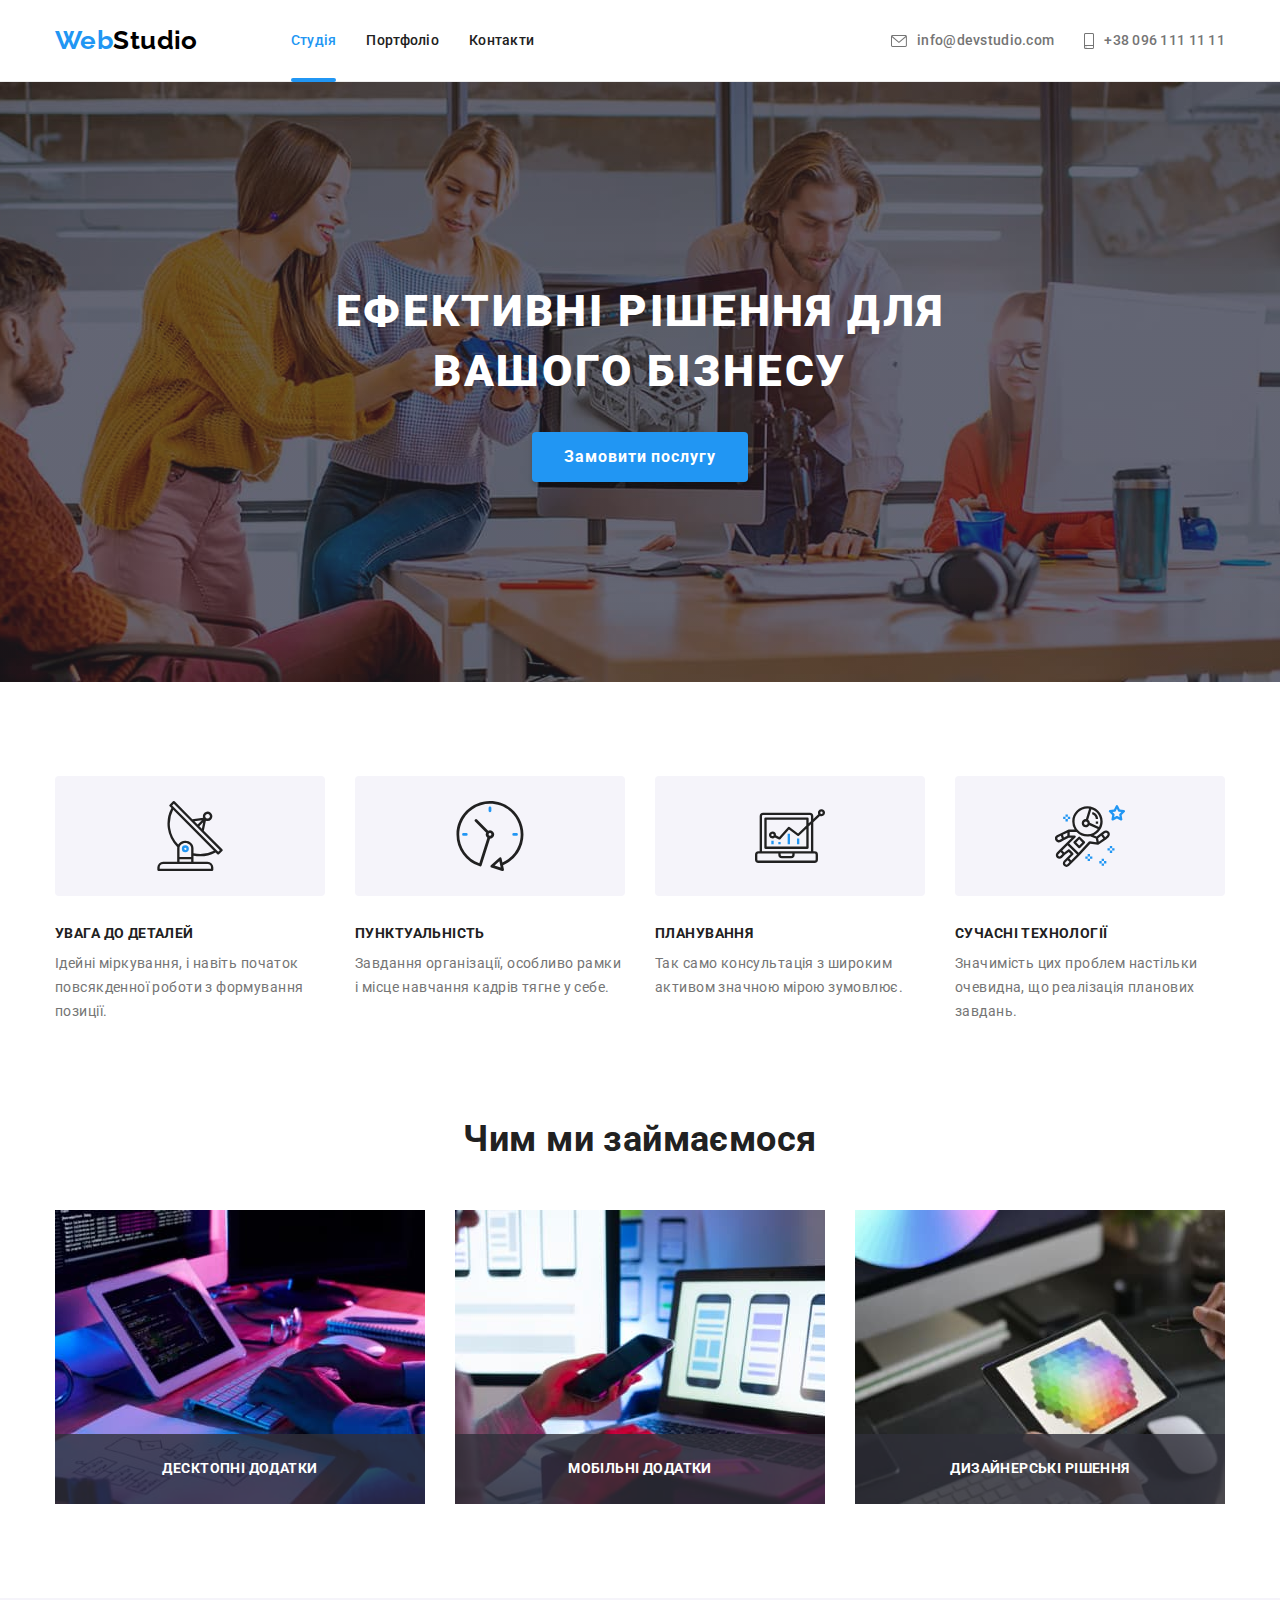
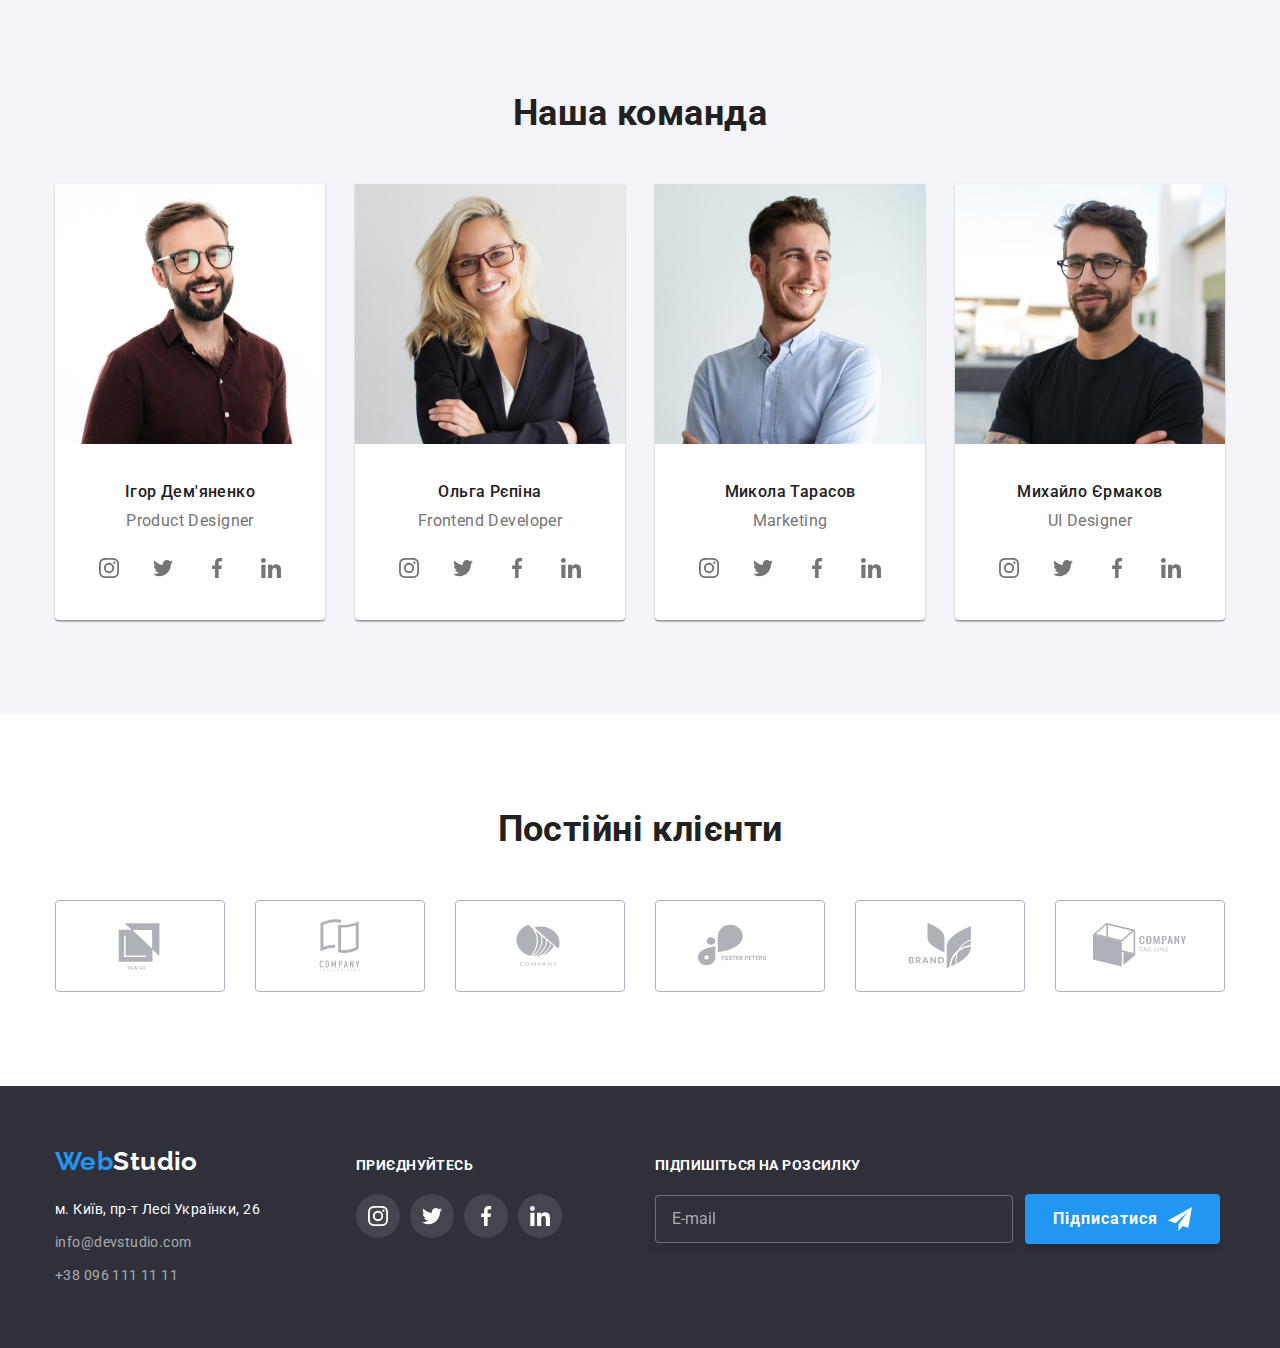
<file: index.html>
<!DOCTYPE html>
<html lang="uk">

<head>
    <meta charset="UTF-8">
    <meta http-equiv="X-UA-Compatible" content="IE=edge">
    <meta name="viewport" content="width=device-width, initial-scale=1.0">

    <link rel="stylesheet"
        href="https://cdnjs.cloudflare.com/ajax/libs/modern-normalize/1.1.0/modern-normalize.min.css">

    <link rel="preconnect" href="https://fonts.googleapis.com">
    <link rel="preconnect" href="https://fonts.gstatic.com" crossorigin>
    <link
        href="https://fonts.googleapis.com/css2?family=Raleway:wght@700&family=Roboto:wght@400;500;700;900&display=swap"
        rel="stylesheet">

    <link rel="stylesheet" href="./css/styles.css">
    <title>WebStudio</title>
</head>

<body>
    <!-- шапка -->
    <header>
        <div class="container header-flex">
            <nav class="nav">
                <a href="./index.html" class="logo primary"><span class="logoblue">Web</span>Studio</a>
                <ul class="site-nav list">
                    <li class="item"><a href="" class="links color current nocolor">Студія</a></li>
                    <li class="item"><a href="./portfolio.html" class="links color">Портфоліо</a></li>
                    <li class="item"><a href="" class="links color">Контакти</a></li>
                </ul>
            </nav>
            <ul class="connect-with-us list">
                <li class="item">
                    <a href="mailto:info@devstudio.com" class="links">
                        <svg class="icon mail">
                            <use href="./images/sprite.svg#icon-mail"></use>
                        </svg>
                        info@devstudio.com
                    </a>
                </li>

                <li class="item">
                    <a href="tel:+380961111111" class="links">
                        <svg class="icon tel">
                            <use href="./images/sprite.svg#icon-smartphone"></use>
                        </svg>
                        +38 096 111 11 11
                    </a>
                </li>
            </ul>
        </div>
    </header>
    <!-- мейн -->
    <main>
        <!-- герой -->
        <section class="hero">
            <div class="container hero-flex">
                <h1 class="hero-title">Ефективні рішення для вашого бізнесу</h1>
                <button type="button" class="button" data-modal-open>Замовити послугу</button>
            </div>
        </section>
        <!-- головні якості -->
        <section class="section">
            <div class="qualities-flex container ">
                <h2 class="section-title hidden">Головні якості</h2>
                <ul class="qualities list">
                    <li class="item">
                        <div class="thumb">
                            <svg class="icon">
                                <use href="./images/sprite.svg#icon-antenna"></use>
                            </svg>
                        </div>
                        <h3 class="qualitie-title">УВАГА ДО ДЕТАЛЕЙ</h3>
                        <p>Ідейні міркування, і навіть початок повсякденної роботи з формування позиції.</p>
                    </li>

                    <li class="item">
                        <div class="thumb">
                            <svg class="icon">
                                <use href="./images/sprite.svg#icon-clock"></use>
                            </svg>
                        </div>
                        <h3 class="qualitie-title">ПУНКТУАЛЬНІСТЬ</h3>
                        <p>Завдання організації, особливо рамки і місце навчання кадрів тягне у себе.</p>
                    </li>

                    <li class="item">
                        <div class="thumb">
                            <svg class="icon">
                                <use href="./images/sprite.svg#icon-diagram"></use>
                            </svg>
                        </div>
                        <h3 class="qualitie-title">ПЛАНУВАННЯ</h3>
                        <p>Так само консультація з широким активом значною мірою зумовлює.</p>
                    </li>

                    <li class="item">
                        <div class="thumb">
                            <svg class="icon">
                                <use href="./images/sprite.svg#icon-astronaut"></use>
                            </svg>
                        </div>
                        <h3 class="qualitie-title">СУЧАСНІ ТЕХНОЛОГІЇ</h3>
                        <p>Значимість цих проблем настільки очевидна, що реалізація планових завдань.</p>
                    </li>
                </ul>
            </div>
        </section>
        <!-- чим ми займаємося -->
        <section class="section what-do-we-do">
            <div class="container activity-flex">
                <h2 class="section-title no-padding">Чим ми займаємося</h2>
                <ul class="activity list">
                    <li class="item">
                        <div class="thumb">
                            <img src="./images/wprocess1.jpg" width="370" height="294"
                                alt="людина працює за планшетом з клавіатурою">
                            <div class="title-box">
                                <p class="titles">десктопні додатки</p>
                            </div>
                        </div>
                    </li>
                    <li class="item">
                        <div class="thumb">
                            <img src="./images/wprocess2.jpg" width="370" height="294" alt="людина працює за ноутбуком">
                            <div class="title-box">
                                <p class="titles">мобільні додатки</p>
                            </div>
                        </div>
                    </li>
                    <li class="item">
                        <div class="thumb">
                            <img src="./images/wprocess3.jpg" width="370" height="294" alt="людина працює за планшетом">
                            <div class="title-box">
                                <p class="titles">дизайнерські рішення</p>
                            </div>
                        </div>
                    </li>
                </ul>
            </div>
        </section>
        <!-- наша команда -->
        <section class="team section">
            <div class="container">
                <h2 class="section-title">Наша команда</h2>
                <ul class="team-flex list">
                    <li class="item">
                        <img src="./images/igor'.jpg" width="270" height="260" alt="Ігор">
                        <h3 class="name">Ігор Дем'яненко</h3>
                        <p lang="en" class="role">Product Designer</p>
                        <ul class=" icons-team list">
                            <li class="item">
                                <a class="link" href="">
                                    <svg class="icon">
                                        <use href="./images/sprite.svg#icon-instagram"></use>
                                    </svg>
                                    <p class="hidden">instagram</p>
                                </a>
                            </li>
                            <li class="item">
                                <a class="link" href="">
                                    <svg class="icon">
                                        <use href="./images/sprite.svg#icon-twitter"></use>
                                    </svg>
                                    <p class="hidden">twitter</p>
                                </a>
                            </li>
                            <li class="item">
                                <a class="link" href="">
                                    <svg class="icon">
                                        <use href="./images/sprite.svg#icon-facebook"></use>
                                    </svg>
                                    <p class="hidden">facebook</p>
                                </a>
                            </li>
                            <li class="item">
                                <a class="link" href="">
                                    <svg class="icon">
                                        <use href="./images/sprite.svg#icon-linkedin"></use>
                                    </svg>
                                    <p class="hidden">linkedin</p>
                                </a>
                            </li>
                        </ul>
                    </li>

                    <li class="item">
                        <img src="./images/ol'ga.jpg" width="270" height="260" alt="Ольга">
                        <h3 class="name">Ольга Рєпіна</h3>
                        <p lang="en" class="role">Frontend Developer</p>
                        <ul class="icons-team list">
                            <li class="item">
                                <a class="link" href="">
                                    <svg class="icon">
                                        <use href="./images/sprite.svg#icon-instagram"></use>
                                    </svg>
                                    <p class="hidden">instagram</p>
                                </a>
                            </li>
                            <li class="item">
                                <a class="link" href="">
                                    <svg class="icon">
                                        <use href="./images/sprite.svg#icon-twitter"></use>
                                    </svg>
                                    <p class="hidden">twitter</p>
                                </a>
                            </li>
                            <li class="item">
                                <a class="link" href="">
                                    <svg class="icon">
                                        <use href="./images/sprite.svg#icon-facebook"></use>
                                    </svg>
                                    <p class="hidden">facebook</p>
                                </a>
                            </li>
                            <li class="item">
                                <a class="link" href="">
                                    <svg class="icon">
                                        <use href="./images/sprite.svg#icon-linkedin"></use>
                                    </svg>
                                    <p class="hidden">linkedin</p>
                                </a>
                            </li>
                        </ul>
                    </li>
                    

                    <li class="item">
                        <img src="./images/mykola.jpg" width="270" height="260" alt="Микола">
                        <h3 class="name">Микола Тарасов</h3>
                        <p lang="en" class="role">Marketing</p>
                        <ul class="icons-team list">
                            <li class="item">
                                <a class="link" href="">
                                    <svg class="icon">
                                        <use href="./images/sprite.svg#icon-instagram"></use>
                                    </svg>
                                    <p class="hidden">instagram</p>
                                </a>
                            </li>
                            <li class="item">
                                <a class="link" href="">
                                    <svg class="icon">
                                        <use href="./images/sprite.svg#icon-twitter"></use>
                                    </svg>
                                    <p class="hidden">twitter</p>
                                </a>
                            </li>
                            <li class="item">
                                <a class="link" href="">
                                    <svg class="icon">
                                        <use href="./images/sprite.svg#icon-facebook"></use>
                                    </svg>
                                    <p class="hidden">facebook</p>
                                </a>
                            </li>
                            <li class="item">
                                <a class="link" href="">
                                    <svg class="icon">
                                        <use href="./images/sprite.svg#icon-linkedin"></use>
                                    </svg>
                                    <p class="hidden">linkedin</p>
                                </a>
                            </li>
                        </ul>
                    </li>
                    

                    <li class="item">
                        <img src="./images/mykhail.jpg" width="270" height="260" alt="Михайло">
                        <h3 class="name">Михайло Єрмаков</h3>
                        <p lang="en" class="role">UI Designer</p>
                        <ul class="icons-team list">
                            <li class="item">
                                <a class="link" href="">
                                    <svg class="icon">
                                        <use href="./images/sprite.svg#icon-instagram"></use>
                                    </svg>
                                    <p class="hidden">instagram</p>
                                </a>
                            </li>
                            <li class="item">
                                <a class="link" href="">
                                    <svg class="icon">
                                        <use href="./images/sprite.svg#icon-twitter"></use>
                                    </svg>
                                    <p class="hidden">twitter</p>
                                </a>
                            </li>
                            <li class="item">
                                <a class="link" href="">
                                    <svg class="icon">
                                        <use href="./images/sprite.svg#icon-facebook"></use>
                                    </svg>
                                    <p class="hidden">facebook</p>
                                </a>
                            </li>
                            <li class="item">
                                <a class="link" href="">
                                    <svg class="icon">
                                        <use href="./images/sprite.svg#icon-linkedin"></use>
                                    </svg>
                                    <p class="hidden">linkedin</p>
                                </a>
                            </li>
                        </ul>
                    </li>
                    
                </ul>
            </div>
        </section>
        <!-- наші клієнти -->
        <section class="clients section">
            <div class="container">
                <h2 class="section-title">Постійні клієнти</h2>
                <ul class="clients-flex list">
                    <li class="item">
                        <a class="link" href="">
                            <svg class="icon">
                                <use href="./images/sprite.svg#icon-Logo1"></use>
                            </svg>
                        </a>
                    </li>

                    <li class="item">
                        <a class="link" href="">
                            <svg class="icon">
                                <use href="./images/sprite.svg#icon-Logo2"></use>
                            </svg>
                        </a>
                    </li>

                    <li class="item">
                        <a class="link" href="">
                            <svg class="icon">
                                <use href="./images/sprite.svg#icon-Logo3"></use>
                            </svg>
                        </a>
                    </li>

                    <li class="item">
                        <a class="link" href="">
                            <svg class="icon">
                                <use href="./images/sprite.svg#icon-Logo4"></use>
                            </svg>
                        </a>
                    </li>

                    <li class="item">
                        <a class="link" href="">
                            <svg class="icon">
                                <use href="./images/sprite.svg#icon-Logo5"></use>
                            </svg>
                        </a>
                    </li>

                    <li class="item">
                        <a class="link" href="">
                            <svg class="icon">
                                <use href="./images/sprite.svg#icon-Logo6"></use>
                            </svg>
                        </a>
                    </li>
                </ul>
            </div>
        </section>
    </main>
    <!-- підвал -->
    <footer>
        <div class="container footer-flex">
            <div class="street">
                <a href="./index.html" class="logo secondary"><span class="logoblue">Web</span>Studio</a>
                <address>
                    <p class="address color">м. Київ, пр-т Лесі Українки, 26</p>
                    <ul class="contact-with-us list">
                        <li class="item"><a href="mailto:info@devstudio.com" class="links">info@devstudio.com</a></li>
                        <li class="item"><a href="tel:+380961111111" class="links">+38 096 111 11 11</a></li>
                    </ul>
                </address>
            </div>
            <div class="join-us">
                <p class="qualitie-title white">Приєднуйтесь</p>
                <ul class=" icons-join-us list">
                    <li class="item">
                        <a class="link" href="">
                            <svg class="icon">
                                <use href="./images/sprite.svg#icon-instagram"></use>
                            </svg>
                            <p class="hidden">instagram</p>
                        </a>
                    </li>
                    <li class="item">
                        <a class="link" href="">
                            <svg class="icon">
                                <use href="./images/sprite.svg#icon-twitter"></use>
                            </svg>
                            <p class="hidden">twitter</p>
                        </a>
                    </li>
                    <li class="item">
                        <a class="link" href="">
                            <svg class="icon">
                                <use href="./images/sprite.svg#icon-facebook"></use>
                            </svg>
                            <p class="hidden">facebook</p>
                        </a>
                    </li>
                    
                    <li class="item">
                        <a class="link" href="">
                            <svg class="icon">
                                <use href="./images/sprite.svg#icon-linkedin"></use>
                            </svg>
                            <p class="hidden">linkedin</p>
                        </a>
                    </li>
                </ul>
            </div>
            <form class="footer-form">
                <p class="qualitie-title white">Підпишіться на розсилку</p>
                <div class="thumb">
                    <label class="footer-field">
                        <input type="email" class="footer-input" placeholder="E-mail" name="email-footer">
                    </label>
                    <button type="submit" class="footer-button">
                        Підписатися
                        <svg class="icon">
                            <use href="./images/sprite.svg#icon-send"></use>
                        </svg>
                    </button>
                </div>
            </form>
        </div>
    </footer>
    <!-- модалка -->
    <div class="backdrop is-hidden" data-modal>
        <div class="modal">
            <button type="button" class="button-modal" data-modal-close>
                <svg class="icon">
                    <use href="./images/sprite.svg#icon-close"></use>
                </svg>
            </button>
            <form class="form">
                <p class="form-title">Залиште свої дані, ми вам передзвонимо</p>
                <label class="form-field">
                    <span class="form-label">Ім'я</span>
                    <div class="thumb">
                        <input type="text" class="form-input" name="name-modal">
                        <svg class="icon">
                            <use href="./images/sprite.svg#person-modal"></use>
                        </svg>
                    </div>
                </label>
                <label class="form-field">
                    <span class="form-label">Телефон</span>
                    <div class="thumb">
                        <input type="tel" class="form-input" name="tel-modal">
                        <svg class="icon">
                            <use href="./images/sprite.svg#phone-modal"></use>
                        </svg>
                    </div>
                </label>
                <label class="form-field">
                    <span class="form-label">Пошта</span>
                    <div class="thumb">
                        <input type="email" class="form-input" name="email-modal">
                        <svg class="icon">
                            <use href="./images/sprite.svg#email-modal"></use>
                        </svg>
                    </div>
                </label>
                <label class="form-field textarea">
                    <span class="form-label">Коментар</span>
                    <textarea placeholder="Введіть текст" class="comment"></textarea>
                </label>
                <label class="policy-field">
                    <input type="checkbox" class="hidden checkbox" value="check" name="check">
                    <span class="checkbox-icon"></span>
                    <span>Погоджуюся з розсилкою та приймаю <a href="" class="policy-blue">Умови договору</a></span>
                </label>
                <button type="submit" class="button-submit">Відправити</button>
            </form>
        </div>
    </div>

    <script src="./js/modal.js"></script>
</body>

</html>
</file>
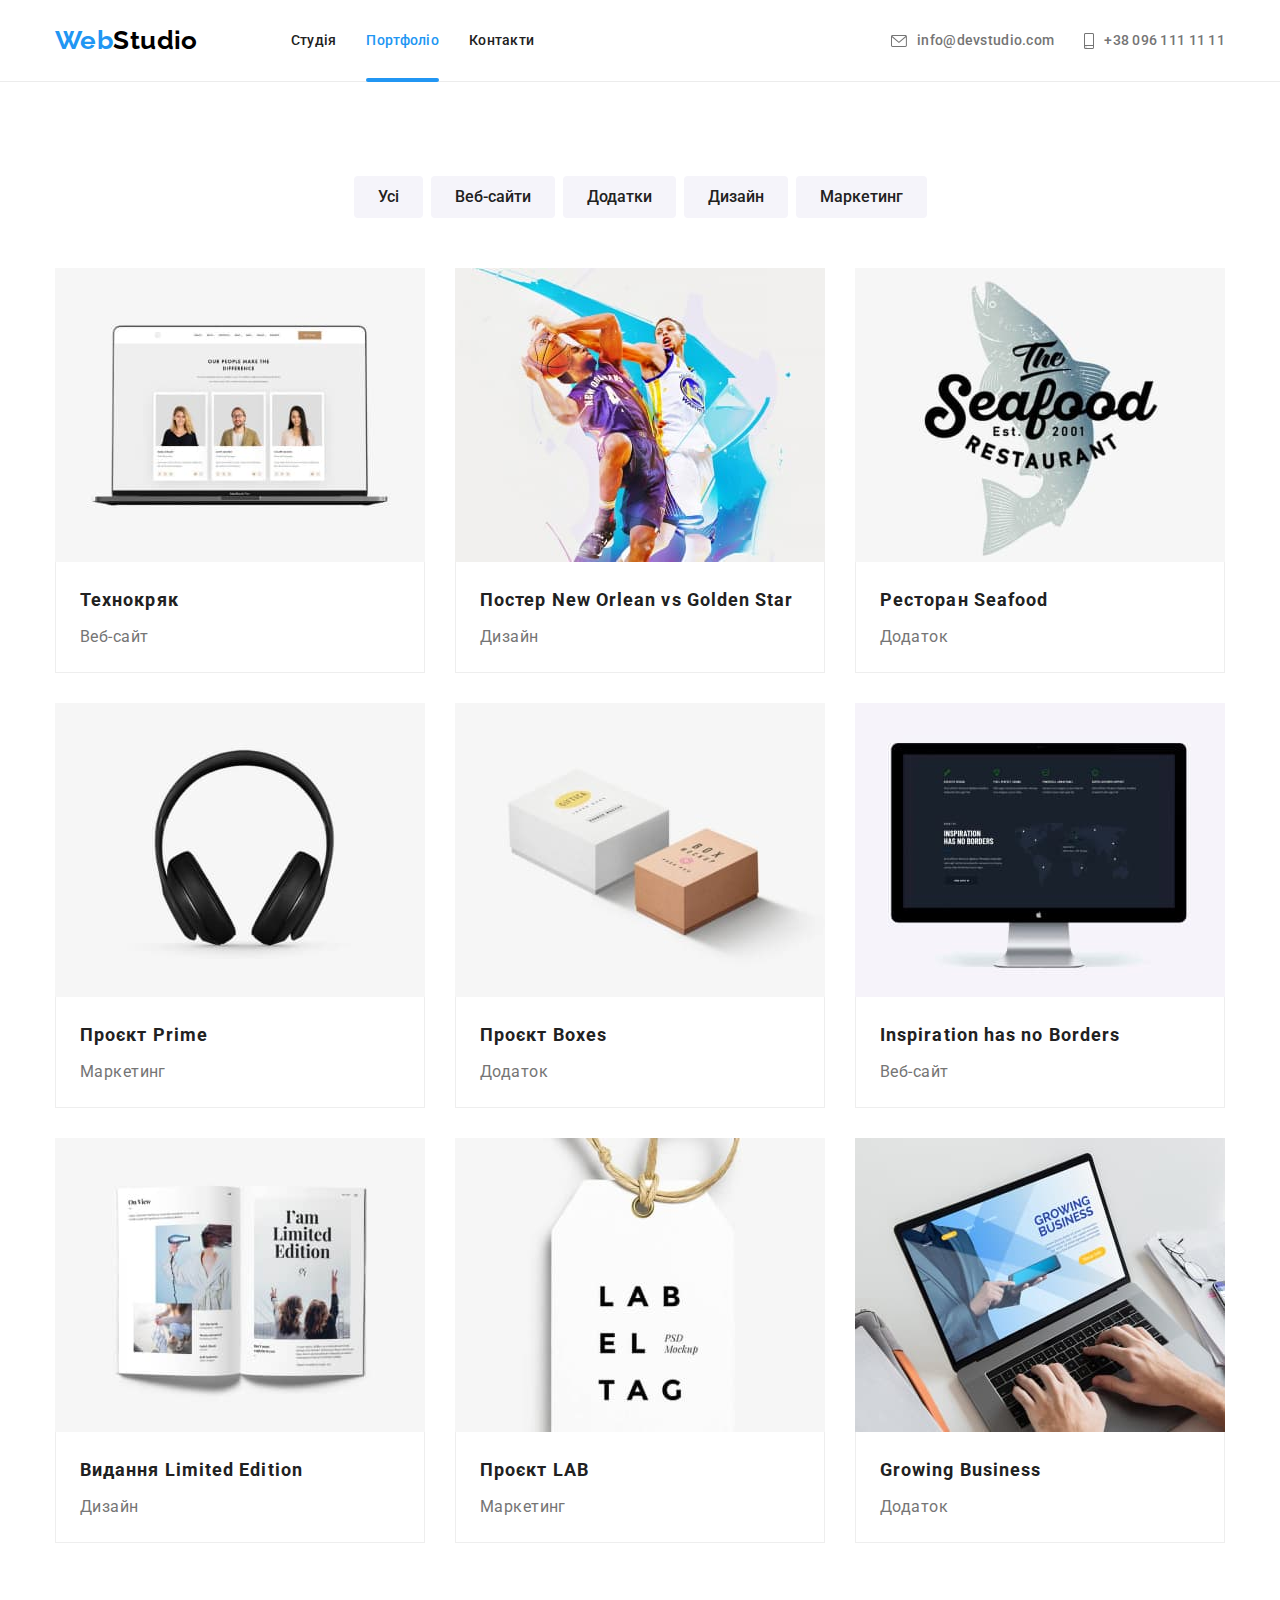
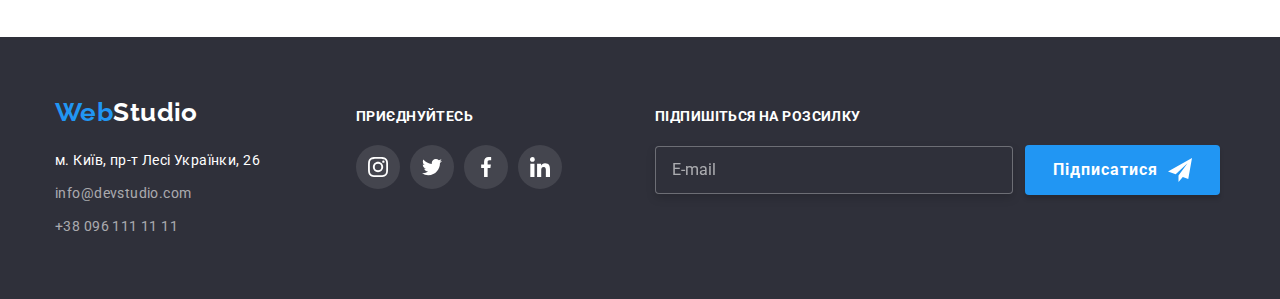
<file: portfolio.html>
<!DOCTYPE html>
<html lang="uk">
<head>
    <meta charset="UTF-8">
    <meta http-equiv="X-UA-Compatible" content="IE=edge">
    <meta name="viewport" content="width=device-width, initial-scale=1.0">

    <link rel="stylesheet" href="https://cdnjs.cloudflare.com/ajax/libs/modern-normalize/1.1.0/modern-normalize.min.css">

    <link rel="preconnect" href="https://fonts.googleapis.com">
    <link rel="preconnect" href="https://fonts.gstatic.com" crossorigin>
    <link href="https://fonts.googleapis.com/css2?family=Raleway:wght@700&family=Roboto:wght@400;500;700;900&display=swap"
        rel="stylesheet">

     <link rel="stylesheet" href="./css/styles.css">
    <title>Portfolio</title>
</head>
<body>
    <!-- шапка -->
     <header>
         <div class="container header-flex">
             <nav class="nav">
                 <a href="./index.html" class="logo primary"><span class="logoblue">Web</span>Studio</a>
                 <ul class="site-nav list">
                     <li class="item"><a href="./index.html" class="links color">Студія</a></li>
                     <li class="item"><a href="" class="links color current">Портфоліо</a></li>
                     <li class="item"><a href="" class="links color">Контакти</a></li>
                 </ul>
             </nav>
             <ul class="connect-with-us list">
                 <li class="item">
                     <a href="mailto:info@devstudio.com" class="links">
                         <svg class="icon mail">
                             <use href="./images/sprite.svg#icon-mail"></use>
                         </svg>
                         info@devstudio.com
                     </a>
                 </li>

                 <li class="item">
                     <a href="tel:+380961111111" class="links">
                         <svg class="icon tel">
                             <use href="./images/sprite.svg#icon-smartphone"></use>
                         </svg>
                         +38 096 111 11 11
                     </a>
                 </li>
             </ul>
         </div>
     </header>
    <!-- мейн -->
    <main>
        <!-- Список робіт -->
        <section class="section">
            <div class="container">
                <h1 class="section-title hidden">Портфоліо</h1>
                <ul class="buttons list">
                    <li class="item"><button type="button" class="radio-button">Усі</button></li>
                    <li class="item"><button type="button" class="radio-button">Веб-сайти</button></li>
                    <li class="item"><button type="button" class="radio-button">Додатки</button></li>
                    <li class="item"><button type="button" class="radio-button">Дизайн</button></li>
                    <li class="item"><button type="button" class="radio-button">Маркетинг</button></li>
                </ul>
                <ul class="projects list">
                    <li class="item">
                        <a href="" class="link">
                             <div class="thumb">
                                <img src="./images/laptop.jpg" alt="ноут" width="370" height="294">
                                <div class="overlay-content">
                                    <p class="overlay-text">Ресурс пропонує комплексні пропозиції з різним рівнем функціоналу та сервісів.
                                        Все це дозволить відвідувачу отримати вичерпні відомості про компанію чи
                                        приватну особу.
                                    </p>
                                </div>
                             </div>
                             <div class="project-content">
                                 <h2 class="project-title">Технокряк</h2>
                                 <p class="project-description">Веб-сайт</p>
                             </div>
                        </a>
                    </li>

                    <li class="item">
                        <a href="" class="link">
                            <div class="thumb">
                                <img src="./images/players.jpg" alt="баскетболісти" width="370" height="294">
                                <div class="overlay-content">
                                    <p class="overlay-text">Ресурс пропонує комплексні пропозиції з різним рівнем функціоналу та сервісів.
                                        Все це дозволить відвідувачу отримати вичерпні відомості про компанію чи
                                        приватну особу.
                                    </p>
                                </div>
                            </div>
                            <div class="project-content">
                                <h2 class="project-title">Постер New Orlean vs Golden Star</h2>
                                <p class="project-description">Дизайн</p>
                            </div>
                        </a>
                    </li>

                    <li class="item">
                        <a href="" class="link">
                            <div class="thumb">
                                <img src="./images/restaurant_logo.jpg" alt="лого ресторану" width="370" height="294">
                                <div class="overlay-content">
                                    <p class="overlay-text">Ресурс пропонує комплексні пропозиції з різним рівнем функціоналу та сервісів.
                                        Все це дозволить відвідувачу отримати вичерпні відомості про компанію чи
                                        приватну особу.
                                    </p>
                                </div>
                            </div>
                            <div class="project-content">
                                <h2 class="project-title">Ресторан Seafood</h2>
                                <p class="project-description">Додаток</p>
                            </div>
                        </a>
                    </li>

                    <li class="item">
                        <a href="" class="link">
                             <div class="thumb">
                                <img src="./images/headphones.jpg" alt="навушники" width="370" height="294">
                                <div class="overlay-content">
                                    <p class="overlay-text">Ресурс пропонує комплексні пропозиції з різним рівнем функціоналу та сервісів.
                                        Все це дозволить відвідувачу отримати вичерпні відомості про компанію чи
                                        приватну особу.
                                    </p>
                                </div>
                             </div>
                             <div class="project-content">
                                 <h2 class="project-title">Проєкт Prime</h2>
                                 <p class="project-description">Маркетинг</p>
                             </div>
                        </a>
                    </li>

                    <li class="item">
                        <a href="" class="link">
                            <div class="thumb">
                                <img src="./images/boxes.jpg" alt="коробки" width="370" height="294">
                                <div class="overlay-content">
                                    <p class="overlay-text">Ресурс пропонує комплексні пропозиції з різним рівнем функціоналу та сервісів.
                                        Все це дозволить відвідувачу отримати вичерпні відомості про компанію чи
                                        приватну особу.
                                    </p>
                                </div>
                            </div>
                            <div class="project-content">
                                <h2 class="project-title">Проєкт Boxes</h2>
                                <p class="project-description">Додаток</p>
                            </div>
                        </a>
                    </li>

                    <li class="item">
                        <a href="" class="link">
                            <div class="thumb">
                                <img src="./images/monitor.jpg" alt="монітор" width="370" height="294">
                                <div class="overlay-content">
                                    <p class="overlay-text">Ресурс пропонує комплексні пропозиції з різним рівнем функціоналу та сервісів.
                                        Все це дозволить відвідувачу отримати вичерпні відомості про компанію чи
                                        приватну особу.
                                    </p>
                                </div>
                            </div>
                            <div class="project-content">
                                <h2 class="project-title">Inspiration has no Borders</h2>
                                <p class="project-description">Веб-сайт</p>
                            </div>
                        </a>
                    </li>

                    <li class="item">
                        <a href="" class="link">
                            <div class="thumb">
                                <img src="./images/book.jpg" alt="книга" width="370" height="294">
                                <div class="overlay-content">
                                    <p class="overlay-text">Ресурс пропонує комплексні пропозиції з різним рівнем функціоналу та сервісів.
                                        Все це дозволить відвідувачу отримати вичерпні відомості про компанію чи
                                        приватну особу.
                                    </p>
                                </div>
                            </div>
                            <div class="project-content">
                                <h2 class="project-title">Видання Limited Edition</h2>
                                <p class="project-description">Дизайн</p>
                            </div>
                        </a>
                    </li>

                    <li class="item">
                        <a href="" class="link">
                            <div class="thumb">
                                <img src="./images/tag.jpg" alt="бірка" width="370" height="294">
                                <div class="overlay-content">
                                    <p class="overlay-text">Ресурс пропонує комплексні пропозиції з різним рівнем функціоналу та сервісів.
                                        Все це дозволить відвідувачу отримати вичерпні відомості про компанію чи
                                        приватну особу.
                                    </p>
                                </div>
                            </div>
                            <div class="project-content">
                                <h2 class="project-title">Проєкт LAB</h2>
                                <p class="project-description">Маркетинг</p>
                            </div>
                        </a>
                    </li>
                    
                    <li class="item">
                        <a href="" class="link">
                            <div class="thumb">
                                <img src="./images/laptop2.jpg" alt="ноут" width="370" height="294">
                                <div class="overlay-content">
                                    <p class="overlay-text">Ресурс пропонує комплексні пропозиції з різним рівнем
                                        функціоналу та сервісів.
                                        Все це дозволить відвідувачу отримати вичерпні відомості про компанію чи
                                        приватну особу.
                                    </p>
                                </div>
                            </div>
                            <div class="project-content">
                                <h2 class="project-title">Growing Business</h2>
                                <p class="project-description">Додаток</p>
                            </div>
                        </a>
                    </li>
                </ul>
            </div>
        </section>
    </main>
    <!-- підвал -->
         <footer>
             <div class="container footer-flex">
                 <div class="street">
                     <a href="./index.html" class="logo secondary"><span class="logoblue">Web</span>Studio</a>
                     <address>
                         <p class="address color">м. Київ, пр-т Лесі Українки, 26</p>
                         <ul class="contact-with-us list">
                             <li class="item"><a href="mailto:info@devstudio.com" class="links">info@devstudio.com</a>
                             </li>
                             <li class="item"><a href="tel:+380961111111" class="links">+38 096 111 11 11</a></li>
                         </ul>
                     </address>
                 </div>
                 <div class="join-us">
                     <p class="qualitie-title white">Приєднуйтесь</p>
                     <ul class=" icons-join-us list">
                         <li class="item">
                             <a class="link" href="">
                                 <svg class="icon">
                                     <use href="./images/sprite.svg#icon-instagram"></use>
                                 </svg>
                                 <p class="hidden">instagram</p>
                             </a>
                         </li>
                         <li class="item">
                             <a class="link" href="">
                                 <svg class="icon">
                                     <use href="./images/sprite.svg#icon-twitter"></use>
                                 </svg>
                                 <p class="hidden">twitter</p>
                             </a>
                         </li>
                         <li class="item">
                             <a class="link" href="">
                                 <svg class="icon">
                                     <use href="./images/sprite.svg#icon-facebook"></use>
                                 </svg>
                                 <p class="hidden">facebook</p>
                             </a>
                         </li>
                         <li class="item">
                             <a class="link" href="">
                                 <svg class="icon">
                                     <use href="./images/sprite.svg#icon-linkedin"></use>
                                 </svg>
                                 <p class="hidden">linkedin</p>
                             </a>
                         </li>
                     </ul>
                 </div>
                 <form class="footer-form">
                     <p class="qualitie-title white">Підпишіться на розсилку</p>
                     <div class="thumb">
                         <label class="footer-field">
                             <input type="email" class="footer-input" placeholder="E-mail">
                         </label>
                         <button type="submit" class="footer-button">
                             Підписатися
                             <svg class="icon">
                                 <use href="./images/sprite.svg#icon-send"></use>
                             </svg>
                         </button>
                     </div>
                 </form>
             </div>
         </footer>
</body>
</html>
</file>
<file: css/styles.css>
/* Цвета */
:root {
    --background-primary-color: #FFFFFF;
    --background-secondary-color: #2F303A;
    --background-team-color: #F5F4FA;
    --text-primary-color: #757575;
    --text-secondary-color: #212121;
    --accent: #2196F3;
    --black: #000000;
    --white: #FFFFFF;
    --background-border-color-portfolio-works: #EEEEEE;
    --background-buttons-color: #F5F4FA;
    --contact-links-f: rgba(255, 255, 255, 0.6);
    --button-portfolio-color: rgba(0, 0, 0, 0.15);
    --header-border-color : #ECECEC;
    --social-networks-icons-color: #AFB1B8;
    --footer-join-us-icons-background: rgba(255, 255, 255, 0.1);
}   

body {
    background-color: var(--background-primary-color);
    color: var(--text-primary-color);

    font-family: Roboto, sans-serif;
    font-size: 14px;
    line-height: 1.71;
    letter-spacing: 0.03em;
}

.container {
    width: 1200px;
    margin-left: auto;
    margin-right: auto;
   
    padding-left: 15px;
    padding-right: 15px;
}

/* Утилиты */
.list {
    list-style: none;
    margin: 0;
    padding: 0;
}

a {
    text-decoration: none;
}

h1,h2,h3,h4,h5,h6 {
    margin: 0;
    font-size: 14px;
}

p {
    margin: 0;
}

/* Шапка */
.logo {
    font-family: Raleway, sans-serif;
    font-weight: 700;
    font-size: 26px;
    line-height: 1.2;
    
    margin-right: 93px;

    padding-top: 25px;
    padding-bottom: 25px;
}
/* колір верхнього лого */
.logo.primary {
    color: var(--black);
}
/* колір половини лого */
.logoblue {
    color: var(--accent);
}


/* навігація сайту та мейл/тел */
.site-nav .links, 
.connect-with-us .links {
    color:inherit;

    font-weight: 500;
    line-height: 1.14;
    letter-spacing: 0.02em; 
    
    display: flex;
    padding-top: 32px;
    padding-bottom: 32px;

    max-width: 100%;
    max-height: 100%;

    transition: color 250ms cubic-bezier(0.4, 0, 0.2, 1);
}
/* текуща сторінка */
.site-nav .links.current {
    color: var(--accent);
}
/* колір мейл/тел */
.links.color {
    color: var(--text-secondary-color);
}
/* ефекти навігації */
.site-nav .links:hover,
.site-nav .links:focus {
    color: var(--accent);
}
/* ефекти мейл/тел */
.connect-with-us .links:hover,
.connect-with-us .links:focus {
    color: var(--accent);   
}
/* іконки */
.connect-with-us .icon { 
    fill: currentColor;
    margin-right: 10px;
}

.icon.mail { 
    width: 16px;
    height: 12px;
}

.icon.tel { 
    width: 10px;
    height: 16px;
}
/* підкреслення */
.site-nav .links {
    position: relative;
}
.site-nav .links::after {
    content: ' ';

    position: absolute;
    top: 97%;
    
    height: 4px;
    width: 100%;
    border-radius: 2px;
    background-color: var(--accent);
    opacity: 0;

    transform: scaleX(0.3);
    transition: opacity 250ms cubic-bezier(0.4, 0, 0.2, 1),
                transform 250ms cubic-bezier(0.4, 0, 0.2, 1);
}

 .links.current::after {
    transform: scaleX(1);
    opacity: 1;
}

.links:hover::after,
.links:focus::after{
    transform: scaleX(1);
    background-color: var(--accent);
    opacity: 1;
}

header {
    border-bottom: 1px solid var(--header-border-color);
}

.header-flex,
.nav,
.site-nav,
.connect-with-us,
.connect-with-us .item,
.connect-with-us a{ 
    display: flex;  
    align-items: center;
}

.site-nav > .item:not(:last-child),
.connect-with-us > .item:not(:last-child) {
    margin-right: 30px;
}

.connect-with-us {
    margin-left: auto;
}



/* МЕЙН index.html */

/* Герой */
.hero {
    background-color: var(--background-secondary-color);

    text-align: center;   
    margin: 0 auto;
    padding-top: 200px;
    padding-bottom: 200px;
    

    max-width: 1600px;
    height: 600px;
    background-image: linear-gradient(
        to right, 
        rgba(47, 48, 58, 0.4),    
        rgba(47, 48, 58, 0.4) 
        ),
        url(../images/bg.jpg);
    background-repeat: no-repeat;
    background-position: center;
    background-size: cover;
}
/* Заголовог героя */
.hero-title {
    color: var(--white);
   
    font-weight: 900;
    font-size: 44px;
    line-height: 1.36;
    text-align: center;
    letter-spacing: 0.06em;
    text-transform: uppercase;

    margin-bottom: 30px;
}
/* Ширина блоку героя */
.hero-flex {
    width: 696px;
}
/* Кнопка Замовити послуги */
.button {
    background-color: var(--accent);
    color: var(--white);

    font-family: inherit;
    font-weight: 700;
    font-size: 16px;
    line-height: 1.88;
    letter-spacing: 0.06em;
    cursor: pointer;
    text-align: center;

    border: none;
    border-radius: 4px;
    box-shadow: 0px 4px 4px var(--button-portfolio-color);
    
    padding-top: 10px;
    padding-right: 32px;
    padding-bottom: 10px;
    padding-left: 32px;

    transition: color 250ms cubic-bezier(0.4, 0, 0.2, 1);

}
/* ховер кнопки */
.button:hover,
.button:focus {
    color:var(--background-secondary-color);
}
/* Заголовок усіх секцій, окрім героя*/
.section-title {
    color: var(--text-secondary-color);
    
    font-weight: 700;
    font-size: 36px;
    line-height: 1.17;
    text-align: center;

    margin-bottom: 50px;
}
/* Падінги для усіх секцій */
.section {
    padding-top: 94px;
    padding-bottom: 94px;;
}

/* Головні якості */
/* скритий заголовок */
.hidden {
    position: absolute;
    width: 1px;
    height: 1px;
    margin: -1px;
    border: 0;
    padding: 0;
    
    white-space: nowrap;
    clip-path: inset(100%);
    clip: rect(0 0 0 0);
    overflow: hidden;
}
/* Заголовки якостей */
.qualitie-title {
    color: var(--text-secondary-color);
   
    font-weight: 700;
    line-height: 1.14;
    text-transform: uppercase;

    margin-bottom: 10px;
}
/* Позиціювання якостей */
.qualities-flex { 
    display: flex;
}

.qualities {
    display: flex;
}

.qualities > .item {
    width : calc((100% - 90px)/4);
}

.qualities > .item:not(:last-child) {
    margin-right: 30px;
}
/* Зображення над якостями */
/* фон */
.qualities .thumb {
    background-color: var(--background-team-color);
    border-radius: 4px;

    width: 270px;
    height: 120px;

    margin-bottom: 30px;

    display: flex;
    justify-content: center;
    align-items: center;
}
/* іконки */
.qualities .icon {
    display: flex;
    width: 70px;
    height: 70px;
}


/* Що робимо */
/* Позиціюфання */
.what-do-we-do {
    padding-top: 0px;
}

.activity {
    display: flex;   
}

.activity > .item:not(:last-child) {
    margin-right: 30px;
}


.activity img {
    display: block;
}   
/* текст з фоном на картинках */
.activity .thumb {
    position: relative;
}

.activity .titles {
    color : var(--white);
    font-weight: 700;
    line-height: 1.14;
    text-transform: uppercase;
    
}

.activity .title-box {
    position: absolute;
    bottom: 0;
    width: 100%;
    height: 70px;

    background-color: rgba(47, 48, 58, 0.8);

    display: flex;
    justify-content: center;
    align-items: center;
}
/* Наша команда */
.team {
    background-color: var(--background-team-color);
}

.name {
    color: var(--text-secondary-color);
    
    font-weight: 500;
    font-size: 16px;
    line-height: 1.19;
    text-align: center;

    margin-top: 30px;
}

.role {
    font-size: 16px;
    line-height: 1.19;
    text-align: center;

    margin-top: 10px;
    margin-bottom: 16px;
}

.team-flex { 
    display: flex;
}

.team-flex > .item:not(:last-child) {
    margin-right: 30px;
}

.team-flex > .item {
    background-color: var(--background-primary-color);

    box-shadow: 0px 1px 3px rgba(0, 0, 0, 0.12), 
                0px 1px 1px rgba(0, 0, 0, 0.14), 
                0px 2px 1px rgba(0, 0, 0, 0.2); 
    border-radius: 0px 0px 4px 4px;


    padding-bottom: 30px;
}

/* іконки */
.icons-team {
    display: flex;
    justify-content: center;
}

.icons-team .link {
    color: inherit;

    width: 44px;
    height: 44px;

    display: flex;
    justify-content: center;
    align-items: center;
    
    border-radius: 50%;

    transition: background-color 250ms cubic-bezier(0.4, 0, 0.2, 1),
                color 250ms cubic-bezier(0.4, 0, 0.2, 1);
}

.icons-team .item:not(:last-child) {
    margin-right: 10px;
}

.icons-team .icon {
    width: 20px;
    height: 20px;
    fill: currentColor;
}

.icons-team .link:hover,
.icons-team .link:focus {
    color: var(--white);
    background-color: var(--accent);
}

/* Постійни клієнти */
.clients {
    text-align: center;
}
.clients-flex {
    display: flex;
}
.clients .link {
    color: var(--social-networks-icons-color);

    width: 170px;
    height: 92px;
    border: 1px solid var(--social-networks-icons-color);
    border-radius: 4px;

    display: flex;
    justify-content: center;
    align-items: center;

    transition: border-color 250ms cubic-bezier(0.4, 0, 0.2, 1);
}

.clients .link:hover,
.clients .link:focus {
    border-color: var(--accent);
}

.clients .item:not(:last-child) {
    margin-right: 30px;
}

.clients .icon{
    width: 106px;
    height: 60px;
    fill: currentColor;
    
    transition: fill 250ms cubic-bezier(0.4, 0, 0.2, 1);
}

.clients .link:hover .icon,
.clients .link:focus .icon {
    fill: var(--accent);
}
/* МЕЙН portfolio.html */

/* кнопки фільтру */
.radio-button {
    color: var(--text-secondary-color);
    background-color: var(--background-buttons-color);

    font-family: inherit;
    font-weight: 500;
    font-size: 16px;
    line-height: 1.62;
    text-align: center;
    cursor: pointer;

    border-radius: 4px;
    border-color: transparent;

    padding-top: 6px;
    padding-right: 22px;
    padding-bottom: 6px;
    padding-left: 22px;

    transition: background-color 250ms cubic-bezier(0.4, 0, 0.2, 1),
                color 250ms cubic-bezier(0.4, 0, 0.2, 1),
                box-shadow 250ms cubic-bezier(0.4, 0, 0.2, 1);

}


/* Ховер */
.radio-button:hover,
.radio-button:focus {
    background-color: var(--accent);
    color: var(--white);

    border-radius: 4px;
    box-shadow: 0px 3px 1px rgba(0, 0, 0, 0.1), 
                0px 1px 2px rgba(0, 0, 0, 0.08), 
                0px 2px 2px rgba(0, 0, 0, 0.12);
}
/* Проекти */
.project-title {
    color: var(--text-secondary-color);

    font-weight: 700;
    font-size: 18px;
    line-height: 2;
    letter-spacing: 0.06em;
}

.project-description {
    color: var(--text-primary-color);

    font-size: 16px;
    line-height: 1.88;
}

.buttons {
    display: flex;
    justify-content: center;
    margin-bottom: 50px;
}

.buttons > .item:not(:last-child) { 
    margin-right: 8px;
}

.projects {
    display: flex;
    flex-wrap: wrap;
}

.projects  .item {
    margin-right: 30px;
    margin-bottom: 30px;
    
    flex-basis: calc((100% - 60px)/3);
}
.projects  .item:nth-child(3n) {
    margin-right: 0px;
}

.projects  .item:nth-last-child(-n+3) {
    margin-bottom: 0px;
}

.projects img {
    display: block;
}

.project-content {
    padding: 20px 24px;
    border: 1px solid var(--background-border-color-portfolio-works); 
    border-top: none;
}

.project-content > h2 {
    margin-bottom: 4px;
}

.projects .link {
    transition: box-shadow 250ms cubic-bezier(0.4, 0, 0.2, 1);
}


.projects .link:hover,
.projects .link:focus {
    display: block;
    box-shadow: 0px 1px 1px rgba(0, 0, 0, 0.12), 
                0px 4px 4px rgba(0, 0, 0, 0.06),
                1px 4px 6px rgba(0, 0, 0, 0.16);
}

/* текст над картками */
.projects .thumb {
    position: relative;
    overflow: hidden;
}

.projects .overlay-content {
    position: absolute;
    top: 0;
    left: 0;
    width: 100%;
    height: 100%;
    
    transform: translateY(100%);
    transition: transform 250ms cubic-bezier(0.4, 0, 0.2, 1);

    display: flex;
    justify-content: center;
    align-items: center;

    background-color: rgba(33, 150, 243, 0.9);
}

.projects .link:hover .overlay-content,
.projects .link:focus .overlay-content {
    transform: translateY(0);
}

.projects .overlay-text {
    font-size: 18px;
    line-height: 1.56;
    width: 322px;
    color: var(--white);
}
/* Підвал */
footer {
    background-color: var(--background-secondary-color);
}
/* колір нижнього лого */
.logo.secondary {
    color: var(--white);
}
/* колір адреси */
.address.color {
    color: var(--white);
}
/* стилі адреси та мейл/тел */
.address,
.contact-with-us .links {
    color: var(--contact-links-f);
    font-style: normal;

    transition: color 250ms cubic-bezier(0.4, 0, 0.2, 1);

}
.contact-with-us .links:hover,
.contact-with-us .links:focus {
    color: var(--accent);
}

footer {
    padding-top: 60px;
    padding-bottom: 60px;
}

.footer-flex {
    display: flex;
    align-items: baseline;
}

.street > a {
    margin-right: 0px;
    padding: 0px;
}

address {
    margin-top: 20px;
    width: 231px;
}

.address {
    margin-bottom: 9px;
}

.contact-with-us > .item:not(:last-child) {
    margin-bottom: 9px;
}

/* приєднуйся */
.join-us {
    margin-left: 70px;
}

.qualitie-title.white { 
    color: var(--white);
    margin-bottom: 20px;
}

/* іконки */
.icons-join-us {
    display: flex;
    justify-content: center;
}

.icons-join-us .link {
    color: var(--white);
    background-color: var(--footer-join-us-icons-background);

    width: 44px;
    height: 44px;

    display: flex;
    justify-content: center;
    align-items: center;
    
    border-radius: 50%;

    transition: background-color 250ms cubic-bezier(0.4, 0, 0.2, 1);
}

.icons-join-us .item:not(:last-child) {
    margin-right: 10px;
}

.icons-join-us .icon {
    width: 20px;
    height: 20px;
    fill: currentColor;
}

.icons-join-us .link:hover,
.icons-join-us .link:focus {
    background-color: var(--accent);
}

/* Форма футера */
.footer-form {
    margin-left: 93px;
}

.footer-input {
    width: 358px;
    padding: 15px 16px;
    color: var(--white);
    background-color: var(--background-secondary-color);
    border: 1px solid rgba(255, 255, 255, 0.3);
    filter: drop-shadow(0px 4px 4px rgba(0, 0, 0, 0.15));
    border-radius: 4px;
    outline: none;

    transition: border-color 250ms cubic-bezier(0.4, 0, 0.2, 1);
}

.footer-input:focus-within {
    border-color: var(--accent);
}

.footer-input::placeholder {
    font-size: 16px;
    line-height: 1.25;
    color: rgba(255, 255, 255, 0.6);
}
 
.footer-form .thumb {
    display: flex;
    align-items: center;
}

.footer-button {
    font-weight: 700;
    font-size: 16px;
    line-height: 1.88;
    letter-spacing: 0.06em;

    color: var(--white);
    background: #2196F3;
    border: none;
    box-shadow: 0px 4px 4px rgba(0, 0, 0, 0.15);
    border-radius: 4px;
    cursor: pointer;

    margin-left: 12px;
    padding: 10px 28px;
    display: flex;
    align-items: center;

    transition: color 250ms cubic-bezier(0.4, 0, 0.2, 1);
}

.footer-button .icon {
    width: 24px;
    height: 24px;
    
    fill: var(--white);

    margin-left: 10px;
}

.footer-button:focus,
.footer-button:hover {
    color: var(--background-secondary-color);
}

/* модалка */
 .backdrop{
    position: fixed;
    top: 0;
    left: 0;
    width: 100%;
    height: 100%;
    background-color: rgba(0, 0, 0, 0.2);

    opacity: 1;
    transition: opacity 250ms cubic-bezier(0.4, 0, 0.2, 1);
}

.backdrop.is-hidden{
    opacity: 0;
    pointer-events: none;
}

.modal {
    position: absolute;
    top: 50%;
    left: 50%;
    transform: translate(-50%,-50%) scale(1);
    min-width: 528px;
    min-height: 581px;
    background-color: var(--white);
    box-shadow: 0px 1px 3px rgba(0, 0, 0, 0.12), 
                0px 1px 1px rgba(0, 0, 0, 0.14), 
                0px 2px 1px rgba(0, 0, 0, 0.2);
    border-radius: 4px;

    transition: transform 250ms cubic-bezier(0.4, 0, 0.2, 1);
}

.backdrop.is-hidden .modal {
    transform: translate(-50%,-50%) scale(1.5);
}

.button-modal {
    position: absolute;
    top: 8px;
    right: 8px;

    padding: 0;
    margin: 0;
    width: 30px;
    height: 30px;

    display: inline-flex;
    justify-content: center;
    align-items: center;
    background: #FFFFFF;
    border: 1px solid rgba(0, 0, 0, 0.1);   
    border-radius: 50%;
    cursor: pointer;
     transition: color 250ms cubic-bezier(0.4, 0, 0.2, 1);
}

.button-modal .icon {
    width: 18px;
    height: 18px;
    fill: currentColor;
}

.button-modal:hover,
.button-modal:focus  {
    color: var(--accent);
} 

/* Форма модалки */
.form {
   padding: 40px;
   text-align: center;
}

.form-title {
    font-weight: 700;
    font-size: 20px;
    line-height: 1.15;
    color:var(--text-secondary-color);
    margin-bottom: 12px;
}

.form-field {
    display: block;
    margin-bottom: 10px;
    text-align: left;
}

.form-label {
    font-size: 12px;
    line-height: 1.16;
    letter-spacing: 0.01em;

    margin-bottom: 4px;
    display: block;
}

.form-field .thumb{
    position: relative;
}

.form-input {
    width: 100%;
    height: 40px;
    padding-left: 42px;
    border: 1px solid rgba(33, 33, 33, 0.2);
    border-radius: 4px;
    outline: none;

    transition: border-color 250ms cubic-bezier(0.4, 0, 0.2, 1);
}

.form-field .icon {
    position: absolute;
    top: 50%;
    left: 12px;
    transform: translateY(-50%);

    fill: var(--text-secondary-color);

    display: block;
    height: 18px;
    width: 18px;

    transition: fill 250ms cubic-bezier(0.4, 0, 0.2, 1);
}

.form-input:focus-within{
    border-color: var(--accent);
}

.form-input:focus-within + .icon {
    fill: var(--accent);
}

.comment {
    resize: none;
    width: 100%;
    height: 120px;
    padding: 12px 16px;
    border: 1px solid rgba(33, 33, 33, 0.2);
    border-radius: 4px;
    outline: none;

    transition: border-color 250ms cubic-bezier(0.4, 0, 0.2, 1);
}

.comment::placeholder {
    font-size: 12px;
    line-height: 1.16;
    letter-spacing: 0.01em;

    color: rgba(117, 117, 117, 0.5);
}

.comment:focus-within {
    border-color: var(--accent);
}

.form-field.textarea {
    margin-bottom: 18px;
}

.policy-field {
    display: flex;
    margin-bottom: 30px;
    align-items: center;
    justify-content: center;
}

.policy-field .policy-blue {
    color: var(--accent);
    text-decoration: underline;
}

.checkbox-icon {
    display: inline-block;
    width: 16px; 
    height: 15px;
    margin-right: 7px;
    background-image: url(../images/icon-check.svg);
    background-size: contain;
    border: 2px solid var(--black);
    border-radius: 2px;
    
}

.checkbox:checked + .checkbox-icon {
    background-origin: border-box;
    background-color: var(--accent);
    border-color: var(--accent);
}

.button-submit {
    color: var(--white);    
    background: #2196F3;
    
    font-weight: 700;
    font-size: 16px;
    line-height: 1.88;
    letter-spacing: 0.06em;
    cursor: pointer;

    padding: 10px 52px;

    border: none;
    border-radius: 4px;
    
    transition : color 250ms cubic-bezier(0.4, 0, 0.2, 1),
                box-shadow 250ms cubic-bezier(0.4, 0, 0.2, 1);
}

.button-submit:focus,
.button-submit:hover {
    color: var(--background-secondary-color);
    box-shadow: 0px 4px 4px rgba(0, 0, 0, 0.15);
}
</file>
